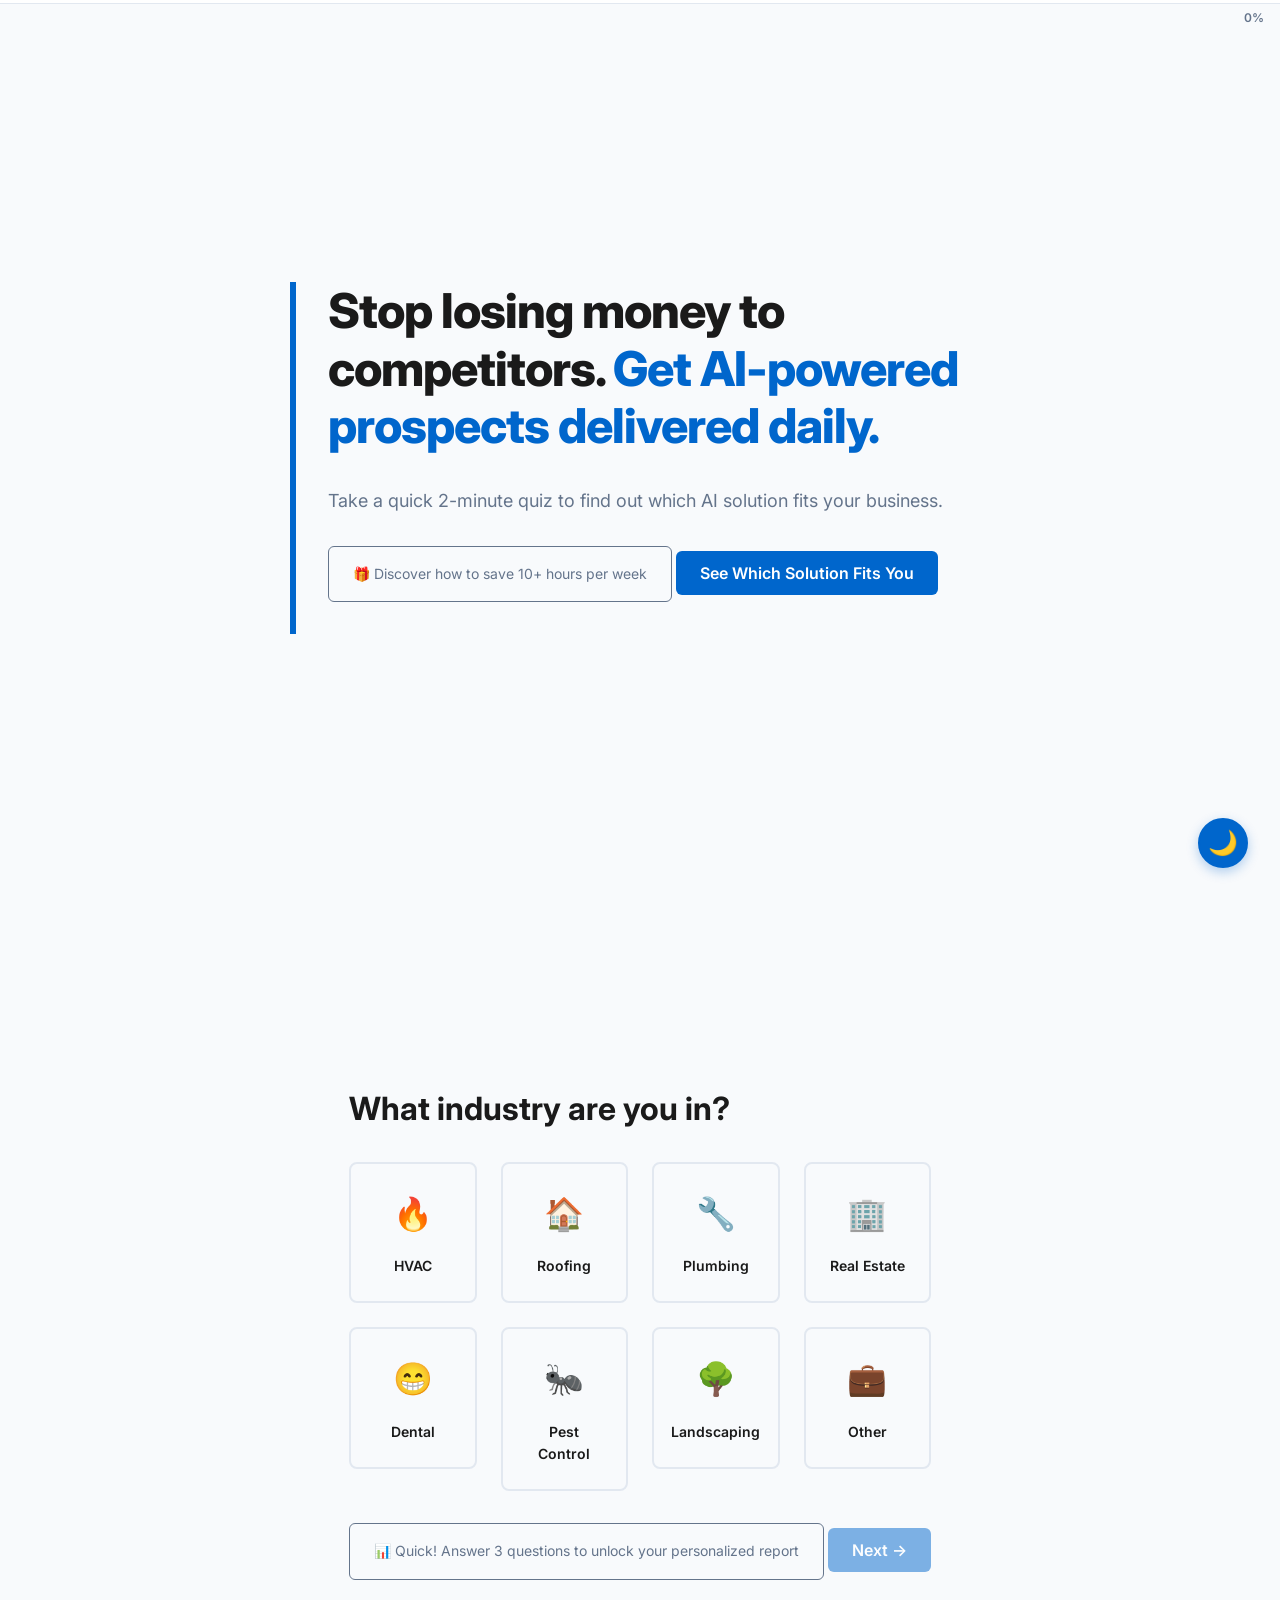
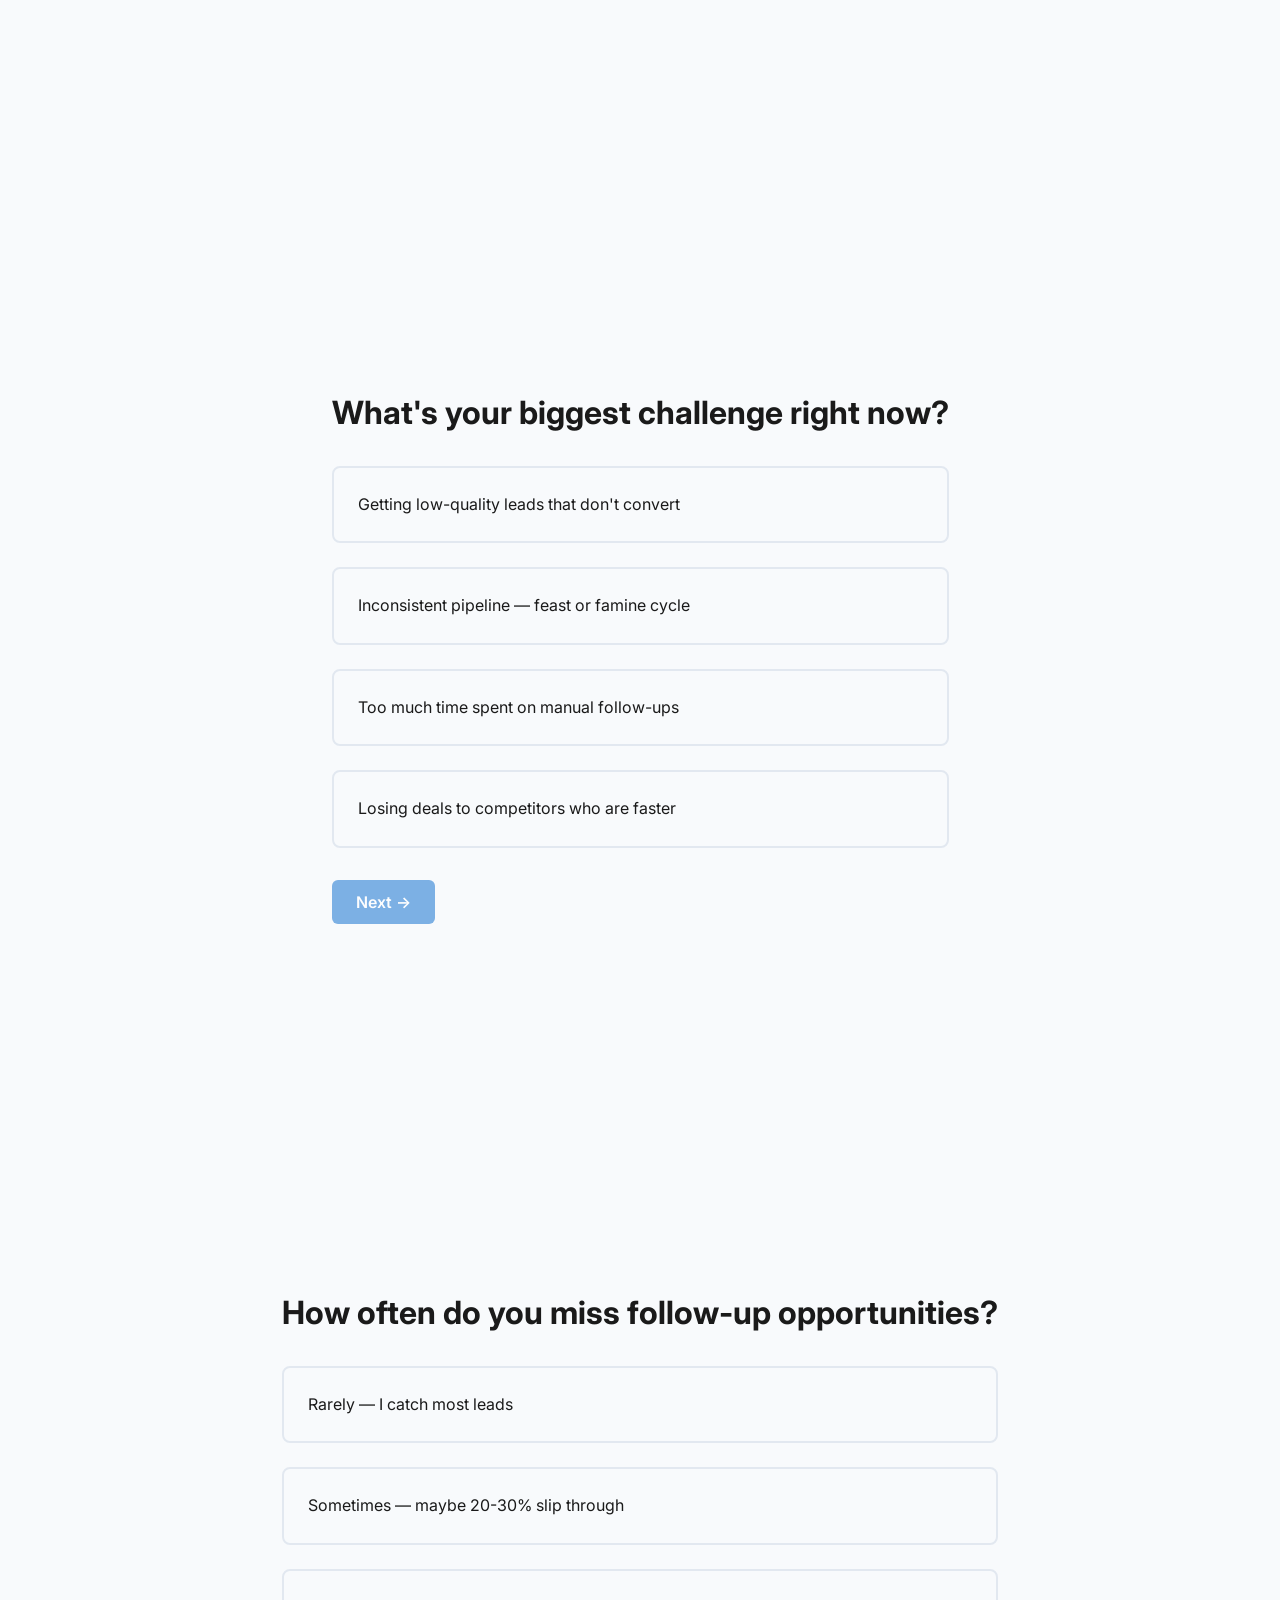
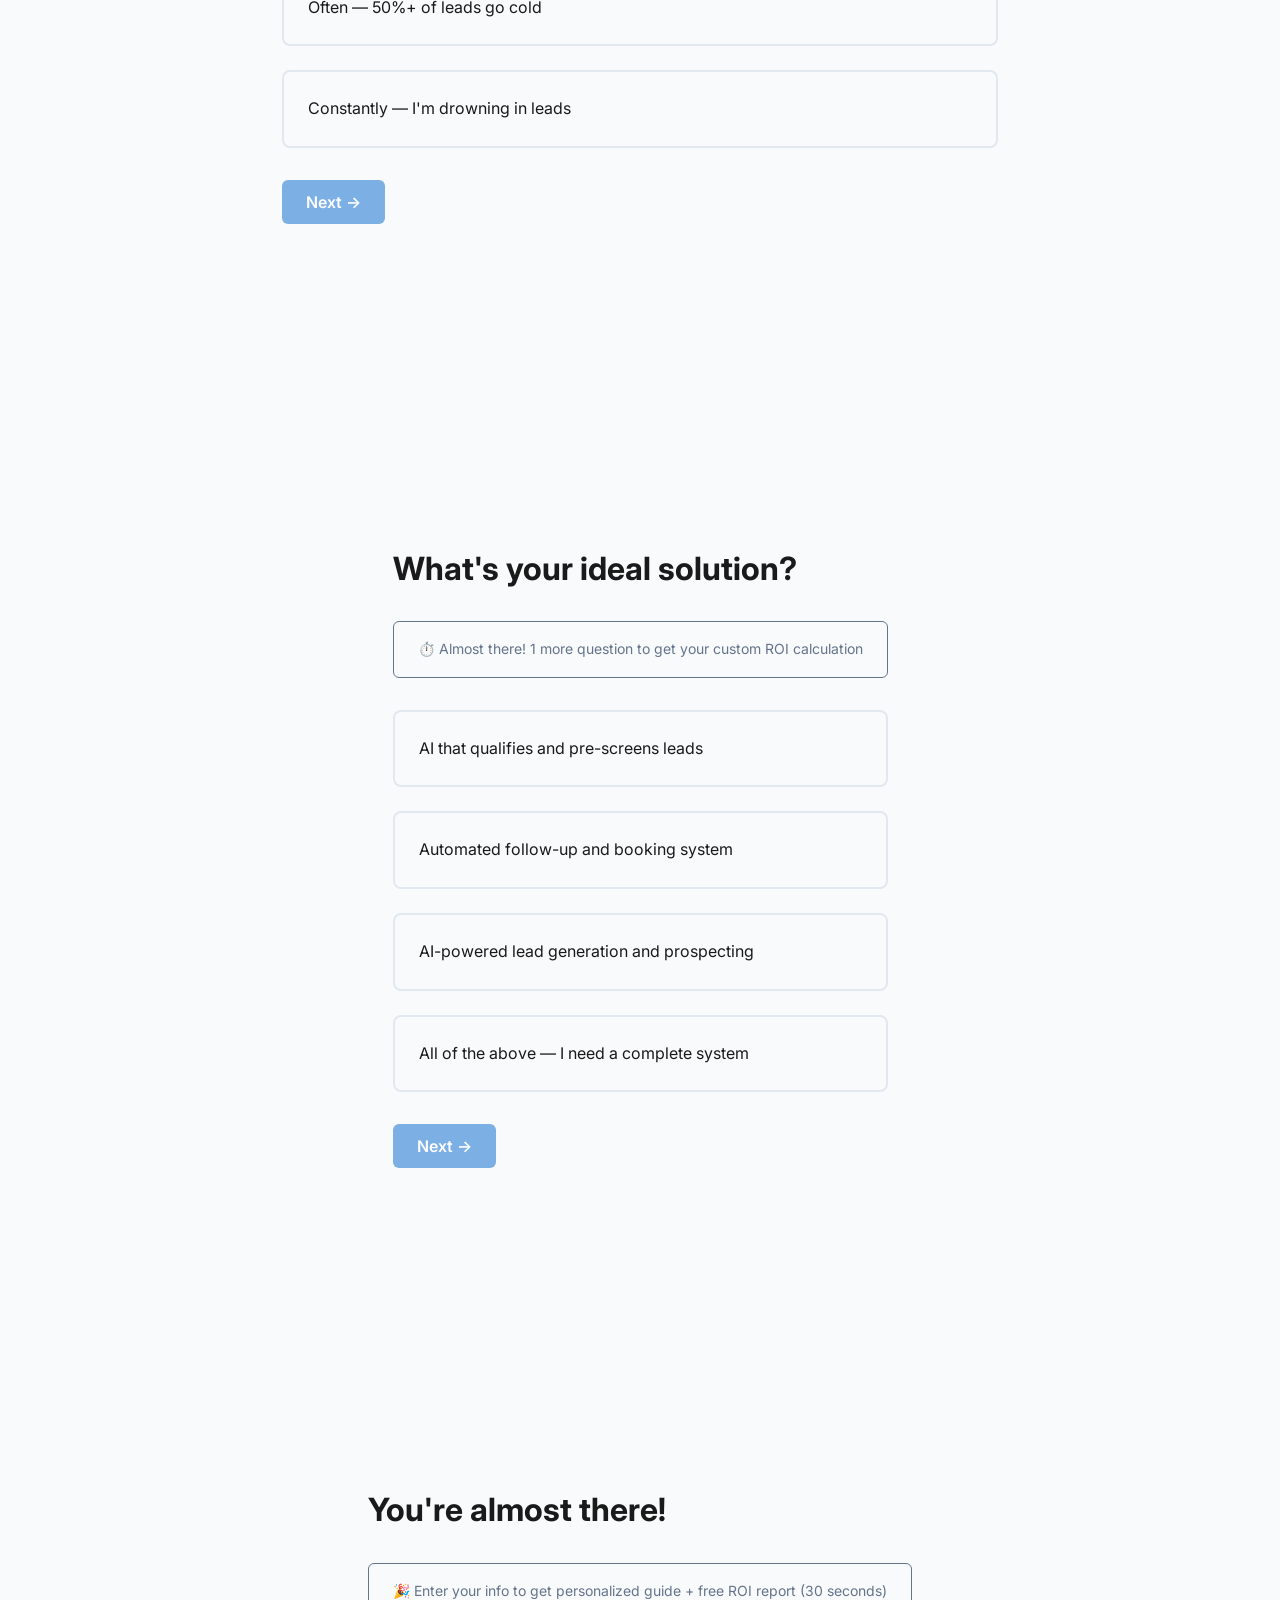
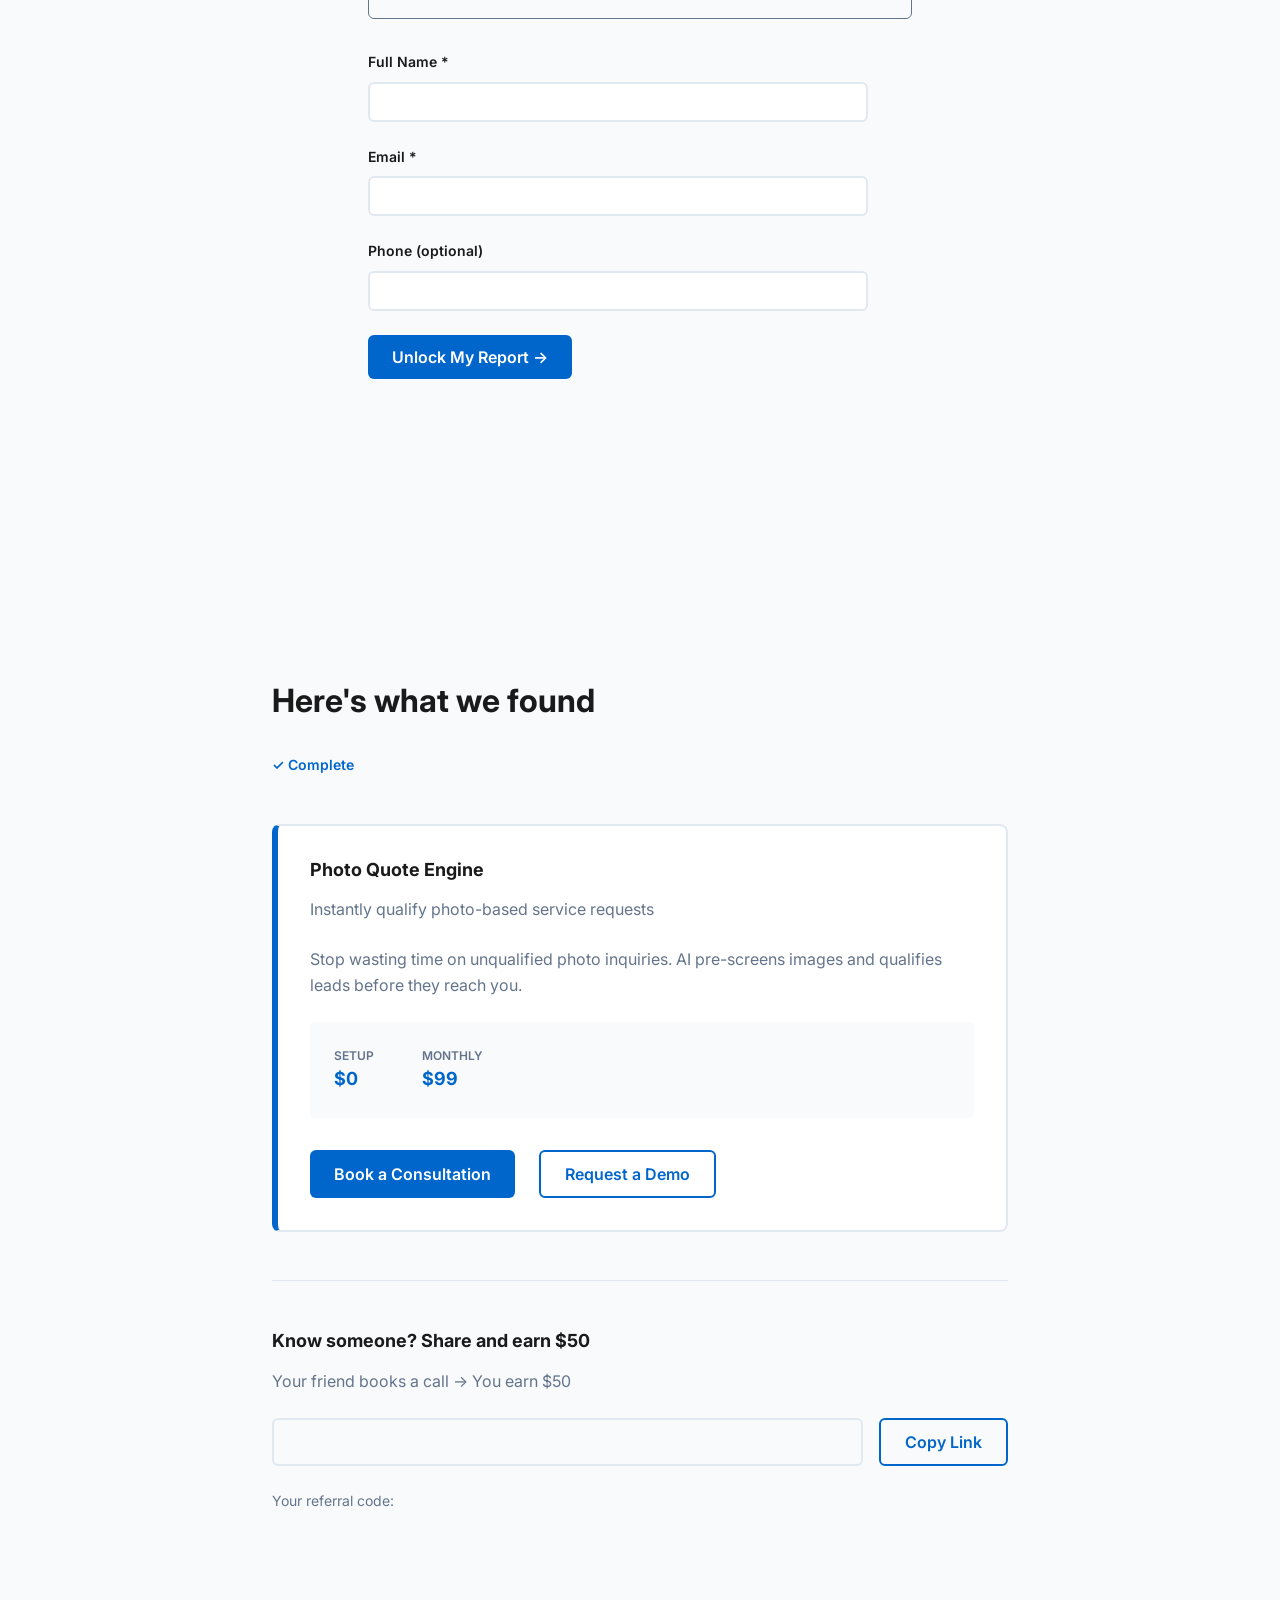
<file: landing-page/index.html>
<!DOCTYPE html>
<html lang="en">
<head>
    <meta charset="UTF-8">
    <meta name="viewport" content="width=device-width, initial-scale=1.0">
    <title>Stop Losing Money to Competitors | Pullupsell Partners</title>
    <meta name="description" content="AI lead qualification for local service businesses. Stop losing money to competitors. Get AI-powered prospects delivered daily.">

    <!-- Fonts -->
    <link rel="preconnect" href="https://fonts.googleapis.com">
    <link rel="preconnect" href="https://fonts.gstatic.com" crossorigin>
    <link href="https://fonts.googleapis.com/css2?family=Inter:wght@400;500;600;700;800&display=swap" rel="stylesheet">

    <!-- Styles -->
    <link rel="stylesheet" href="style.css">

    <!-- Google Analytics -->
    <script async src="https://www.googletagmanager.com/gtag/js?id=G-SYFJM3FXCE"></script>
    <script>
        window.dataLayer = window.dataLayer || [];
        function gtag(){dataLayer.push(arguments);}
        gtag('js', new Date());
        gtag('config', 'G-SYFJM3FXCE');
    </script>
</head>
<body>
    <div id="app">
        <!-- Progress Bar (Persistent) -->
        <div class="progress-container">
            <div class="progress-bar" id="progress-bar"></div>
            <div class="progress-label" id="progress-label">0%</div>
        </div>

        <!-- Hero Section -->
        <section id="hero-section" class="step active">
            <div class="container">
                <div class="hero-frame">
                    <h1 class="hero-headline">Stop losing money to competitors. <span class="highlight">Get AI-powered prospects delivered daily.</span></h1>
                    <p class="hero-subheading">Take a quick 2-minute quiz to find out which AI solution fits your business.</p>
                    <div class="incentive-badge">🎁 Discover how to save 10+ hours per week</div>
                    <button class="cta-primary" data-next="niche">See Which Solution Fits You</button>
                </div>
            </div>
        </section>

        <!-- Niche Selector Section -->
        <section id="niche-section" class="step">
            <div class="container">
                <h2 class="section-headline">What industry are you in?</h2>
                <div class="niche-grid">
                    <label class="niche-option">
                        <input type="radio" name="niche" value="hvac" />
                        <div class="niche-card">
                            <span class="niche-emoji">🔥</span>
                            <span class="niche-label">HVAC</span>
                        </div>
                    </label>
                    <label class="niche-option">
                        <input type="radio" name="niche" value="roofing" />
                        <div class="niche-card">
                            <span class="niche-emoji">🏠</span>
                            <span class="niche-label">Roofing</span>
                        </div>
                    </label>
                    <label class="niche-option">
                        <input type="radio" name="niche" value="plumbing" />
                        <div class="niche-card">
                            <span class="niche-emoji">🔧</span>
                            <span class="niche-label">Plumbing</span>
                        </div>
                    </label>
                    <label class="niche-option">
                        <input type="radio" name="niche" value="real-estate" />
                        <div class="niche-card">
                            <span class="niche-emoji">🏢</span>
                            <span class="niche-label">Real Estate</span>
                        </div>
                    </label>
                    <label class="niche-option">
                        <input type="radio" name="niche" value="dental" />
                        <div class="niche-card">
                            <span class="niche-emoji">😁</span>
                            <span class="niche-label">Dental</span>
                        </div>
                    </label>
                    <label class="niche-option">
                        <input type="radio" name="niche" value="pest-control" />
                        <div class="niche-card">
                            <span class="niche-emoji">🐜</span>
                            <span class="niche-label">Pest Control</span>
                        </div>
                    </label>
                    <label class="niche-option">
                        <input type="radio" name="niche" value="landscaping" />
                        <div class="niche-card">
                            <span class="niche-emoji">🌳</span>
                            <span class="niche-label">Landscaping</span>
                        </div>
                    </label>
                    <label class="niche-option">
                        <input type="radio" name="niche" value="other" />
                        <div class="niche-card">
                            <span class="niche-emoji">💼</span>
                            <span class="niche-label">Other</span>
                        </div>
                    </label>
                </div>
                <div class="incentive-badge">📊 Quick! Answer 3 questions to unlock your personalized report</div>
                <button class="cta-primary" data-next="quiz1" disabled>Next →</button>
            </div>
        </section>

        <!-- Quiz Section 1 -->
        <section id="quiz1-section" class="step quiz-section">
            <div class="container">
                <h2 class="section-headline">What's your biggest challenge right now?</h2>
                <div class="quiz-options">
                    <label class="quiz-option">
                        <input type="radio" name="quiz1" value="lead-quality" />
                        <div class="quiz-card">
                            <span class="option-text">Getting low-quality leads that don't convert</span>
                        </div>
                    </label>
                    <label class="quiz-option">
                        <input type="radio" name="quiz1" value="pipeline-consistency" />
                        <div class="quiz-card">
                            <span class="option-text">Inconsistent pipeline — feast or famine cycle</span>
                        </div>
                    </label>
                    <label class="quiz-option">
                        <input type="radio" name="quiz1" value="manual-follow-up" />
                        <div class="quiz-card">
                            <span class="option-text">Too much time spent on manual follow-ups</span>
                        </div>
                    </label>
                    <label class="quiz-option">
                        <input type="radio" name="quiz1" value="losing-to-competitors" />
                        <div class="quiz-card">
                            <span class="option-text">Losing deals to competitors who are faster</span>
                        </div>
                    </label>
                </div>
                <button class="cta-primary" data-next="quiz2" disabled>Next →</button>
            </div>
        </section>

        <!-- Quiz Section 2 -->
        <section id="quiz2-section" class="step quiz-section">
            <div class="container">
                <h2 class="section-headline">How often do you miss follow-up opportunities?</h2>
                <div class="quiz-options">
                    <label class="quiz-option">
                        <input type="radio" name="quiz2" value="rarely" />
                        <div class="quiz-card">
                            <span class="option-text">Rarely — I catch most leads</span>
                        </div>
                    </label>
                    <label class="quiz-option">
                        <input type="radio" name="quiz2" value="sometimes" />
                        <div class="quiz-card">
                            <span class="option-text">Sometimes — maybe 20-30% slip through</span>
                        </div>
                    </label>
                    <label class="quiz-option">
                        <input type="radio" name="quiz2" value="often" />
                        <div class="quiz-card">
                            <span class="option-text">Often — 50%+ of leads go cold</span>
                        </div>
                    </label>
                    <label class="quiz-option">
                        <input type="radio" name="quiz2" value="constantly" />
                        <div class="quiz-card">
                            <span class="option-text">Constantly — I'm drowning in leads</span>
                        </div>
                    </label>
                </div>
                <button class="cta-primary" data-next="quiz3" disabled>Next →</button>
            </div>
        </section>

        <!-- Quiz Section 3 -->
        <section id="quiz3-section" class="step quiz-section">
            <div class="container">
                <h2 class="section-headline">What's your ideal solution?</h2>
                <div class="incentive-badge">⏱️ Almost there! 1 more question to get your custom ROI calculation</div>
                <div class="quiz-options">
                    <label class="quiz-option">
                        <input type="radio" name="quiz3" value="qualified-leads" />
                        <div class="quiz-card">
                            <span class="option-text">AI that qualifies and pre-screens leads</span>
                        </div>
                    </label>
                    <label class="quiz-option">
                        <input type="radio" name="quiz3" value="booking-automation" />
                        <div class="quiz-card">
                            <span class="option-text">Automated follow-up and booking system</span>
                        </div>
                    </label>
                    <label class="quiz-option">
                        <input type="radio" name="quiz3" value="lead-generation" />
                        <div class="quiz-card">
                            <span class="option-text">AI-powered lead generation and prospecting</span>
                        </div>
                    </label>
                    <label class="quiz-option">
                        <input type="radio" name="quiz3" value="all-of-above" />
                        <div class="quiz-card">
                            <span class="option-text">All of the above — I need a complete system</span>
                        </div>
                    </label>
                </div>
                <button class="cta-primary" data-next="contact" disabled>Next →</button>
            </div>
        </section>

        <!-- Contact Capture Section -->
        <section id="contact-section" class="step">
            <div class="container">
                <h2 class="section-headline">You're almost there!</h2>
                <div class="incentive-badge">🎉 Enter your info to get personalized guide + free ROI report (30 seconds)</div>
                <form id="contact-form" class="contact-form">
                    <div class="form-group">
                        <label for="name">Full Name *</label>
                        <input type="text" id="name" name="name" required />
                    </div>
                    <div class="form-group">
                        <label for="email">Email *</label>
                        <input type="email" id="email" name="email" required />
                    </div>
                    <div class="form-group">
                        <label for="phone">Phone (optional)</label>
                        <input type="tel" id="phone" name="phone" />
                    </div>
                    <button type="submit" class="cta-primary">Unlock My Report →</button>
                </form>
            </div>
        </section>

        <!-- Results Section -->
        <section id="results-section" class="step">
            <div class="container">
                <div class="results-header">
                    <h2 class="section-headline" id="results-greeting">Here's what we found</h2>
                    <div class="progress-complete">✓ Complete</div>
                </div>

                <div class="product-recommendation">
                    <h3 id="product-name">Photo Quote Engine</h3>
                    <p id="product-tagline">Instantly qualify photo-based service requests</p>
                    <p id="product-description">Stop wasting time on unqualified photo inquiries. AI pre-screens images and qualifies leads before they reach you.</p>

                    <div class="pricing-info">
                        <div class="price-item">
                            <span class="price-label">Setup</span>
                            <span class="price-value" id="product-setup">$0</span>
                        </div>
                        <div class="price-item">
                            <span class="price-label">Monthly</span>
                            <span class="price-value" id="product-monthly">$99</span>
                        </div>
                    </div>

                    <div class="cta-group">
                        <button class="cta-primary" id="consultation-btn">Book a Consultation</button>
                        <button class="cta-secondary" id="demo-btn">Request a Demo</button>
                    </div>
                </div>

                <div class="referral-section">
                    <h3>Know someone? Share and earn $50</h3>
                    <p>Your friend books a call → You earn $50</p>
                    <div class="referral-code-display">
                        <input type="text" id="referral-link" readonly />
                        <button id="copy-referral-btn" class="cta-secondary">Copy Link</button>
                    </div>
                    <p class="referral-code-text">Your referral code: <strong id="referral-code"></strong></p>
                </div>
            </div>
        </section>

        <!-- Dark Mode Toggle -->
        <button id="dark-mode-toggle" class="dark-mode-toggle" title="Toggle dark mode" aria-label="Toggle dark mode">
            <span id="mode-icon">🌙</span>
        </button>
    </div>

    <script src="script.js"></script>
</body>
</html>
</file>
<file: landing-page/style.css>
/* Design Plan: Protective, Direct, Field-Optimized Landing Page */

:root {
  /* Color Tokens */
  --primary-blue: #0066cc;
  --primary-blue-dark: #0052a3;
  --secondary-purple: #7c3aed;
  --dark-base: #0f1419;
  --light-base: #f8fafc;
  --text-dark: #1a1a1a;
  --text-light: #f2f4f8;
  --text-secondary: #64748b;
  --text-secondary-dark: #cbd5e1;

  /* Dark Mode (Default) */
  --bg-primary: #0f1419;
  --bg-secondary: #1a202c;
  --text-primary: #f2f4f8;
  --text-secondary-current: #cbd5e1;
  --border-color: #334155;

  /* Typography */
  --font-base: 'Inter', -apple-system, BlinkMacSystemFont, 'Segoe UI', sans-serif;
  --font-size-base: 16px;
  --font-size-lg: 18px;
  --font-size-xl: 32px;
  --font-size-2xl: 48px;
  --line-height-normal: 1.6;
  --line-height-tight: 1.3;

  /* Spacing */
  --space-xs: 0.5rem;
  --space-sm: 1rem;
  --space-md: 1.5rem;
  --space-lg: 2rem;
  --space-xl: 3rem;
  --space-2xl: 4rem;

  /* Motion */
  --transition-fast: 150ms ease-out;
  --transition-normal: 300ms ease-out;
}

@media (prefers-color-scheme: light) {
  :root {
    --bg-primary: #f8fafc;
    --bg-secondary: #ffffff;
    --text-primary: #1a1a1a;
    --text-secondary-current: #64748b;
    --border-color: #e2e8f0;
  }
}

[data-theme="light"] {
  --bg-primary: #f8fafc;
  --bg-secondary: #ffffff;
  --text-primary: #1a1a1a;
  --text-secondary-current: #64748b;
  --border-color: #e2e8f0;
}

[data-theme="dark"] {
  --bg-primary: #0f1419;
  --bg-secondary: #1a202c;
  --text-primary: #f2f4f8;
  --text-secondary-current: #cbd5e1;
  --border-color: #334155;
}

/* ===== RESET ===== */
* {
  margin: 0;
  padding: 0;
  box-sizing: border-box;
}

html {
  scroll-behavior: smooth;
}

body {
  font-family: var(--font-base);
  font-size: var(--font-size-base);
  line-height: var(--line-height-normal);
  background-color: var(--bg-primary);
  color: var(--text-primary);
  -webkit-font-smoothing: antialiased;
  -moz-osx-font-smoothing: grayscale;
}

/* ===== TYPOGRAPHY ===== */
h1, h2, h3, h4, h5, h6 {
  line-height: var(--line-height-tight);
  font-weight: 700;
  margin-bottom: var(--space-md);
}

.hero-headline {
  font-size: var(--font-size-2xl);
  font-weight: 800;
  line-height: 1.2;
  margin-bottom: var(--space-lg);
  letter-spacing: -1px;
}

.hero-headline .highlight {
  color: var(--primary-blue);
  display: inline;
}

.section-headline {
  font-size: var(--font-size-xl);
  font-weight: 700;
  margin-bottom: var(--space-lg);
}

/* ===== LAYOUT ===== */
#app {
  min-height: 100vh;
  position: relative;
}

.container {
  max-width: 800px;
  margin: 0 auto;
  padding: var(--space-lg);
}

.step {
  display: none;
  opacity: 0;
  animation: fadeIn var(--transition-normal) forwards;
  min-height: 100vh;
  padding: var(--space-xl) var(--space-lg);
  display: flex;
  align-items: center;
  justify-content: center;
}

.step.active {
  display: flex;
  opacity: 1;
}

@keyframes fadeIn {
  from {
    opacity: 0;
    transform: translateY(10px);
  }
  to {
    opacity: 1;
    transform: translateY(0);
  }
}

/* ===== PROGRESS BAR ===== */
.progress-container {
  position: fixed;
  top: 0;
  left: 0;
  right: 0;
  height: 4px;
  background-color: var(--bg-secondary);
  z-index: 100;
  border-bottom: 1px solid var(--border-color);
}

.progress-bar {
  height: 100%;
  background: linear-gradient(90deg, var(--primary-blue), var(--secondary-purple));
  width: 0%;
  transition: width var(--transition-normal);
  box-shadow: 0 0 10px rgba(0, 102, 204, 0.4);
}

.progress-label {
  position: fixed;
  top: 8px;
  right: 16px;
  font-size: 12px;
  font-weight: 600;
  color: var(--text-secondary-current);
  z-index: 101;
}

/* ===== HERO SECTION ===== */
#hero-section {
  padding-top: var(--space-2xl);
}

.hero-frame {
  border-left: 6px solid var(--primary-blue);
  padding-left: var(--space-lg);
  max-width: 700px;
}

.hero-subheading {
  font-size: var(--font-size-lg);
  color: var(--text-secondary-current);
  margin-bottom: var(--space-lg);
  line-height: 1.5;
  max-width: 65ch;
}

/* ===== INCENTIVE BADGE ===== */
.incentive-badge {
  background-color: var(--bg-secondary);
  border: 1px solid var(--border-color);
  border-radius: 6px;
  padding: var(--space-sm) var(--space-md);
  font-size: 14px;
  color: var(--text-secondary-current);
  margin-bottom: var(--space-lg);
  display: inline-block;
}

/* ===== BUTTONS ===== */
.cta-primary,
.cta-secondary {
  font-family: var(--font-base);
  font-size: var(--font-size-base);
  font-weight: 600;
  border: none;
  border-radius: 6px;
  padding: 12px 24px;
  cursor: pointer;
  transition: var(--transition-fast);
  text-align: center;
  display: inline-block;
}

.cta-primary {
  background-color: var(--primary-blue);
  color: white;
}

.cta-primary:hover:not(:disabled) {
  background-color: var(--primary-blue-dark);
  transform: translateY(-2px);
  box-shadow: 0 8px 16px rgba(0, 102, 204, 0.3);
}

.cta-primary:disabled {
  opacity: 0.5;
  cursor: not-allowed;
}

.cta-secondary {
  background-color: transparent;
  color: var(--primary-blue);
  border: 2px solid var(--primary-blue);
}

.cta-secondary:hover {
  background-color: var(--primary-blue);
  color: white;
}

/* ===== NICHE SELECTOR ===== */
.niche-grid {
  display: grid;
  grid-template-columns: repeat(auto-fit, minmax(100px, 1fr));
  gap: var(--space-md);
  margin-bottom: var(--space-lg);
}

.niche-option {
  cursor: pointer;
}

.niche-card {
  display: flex;
  flex-direction: column;
  align-items: center;
  justify-content: center;
  gap: var(--space-sm);
  padding: var(--space-md);
  border: 2px solid var(--border-color);
  border-radius: 8px;
  background-color: var(--bg-secondary);
  transition: var(--transition-fast);
  text-align: center;
}

.niche-option input {
  display: none;
}

.niche-option input:checked ~ .niche-card {
  border-color: var(--primary-blue);
  background-color: var(--bg-primary);
  box-shadow: 0 0 0 3px rgba(0, 102, 204, 0.2);
}

.niche-card:hover {
  border-color: var(--primary-blue);
  transform: scale(1.05);
}

.niche-emoji {
  font-size: 32px;
}

.niche-label {
  font-size: 14px;
  font-weight: 600;
  color: var(--text-primary);
}

/* ===== QUIZ SECTION ===== */
.quiz-section {
  padding-top: var(--space-2xl);
}

.quiz-options {
  display: flex;
  flex-direction: column;
  gap: var(--space-md);
  margin-bottom: var(--space-lg);
}

.quiz-option {
  cursor: pointer;
}

.quiz-option input {
  display: none;
}

.quiz-card {
  border: 2px solid var(--border-color);
  border-radius: 8px;
  padding: var(--space-md);
  background-color: var(--bg-secondary);
  transition: var(--transition-fast);
  cursor: pointer;
}

.quiz-option input:checked ~ .quiz-card {
  border-color: var(--primary-blue);
  background-color: var(--bg-primary);
  box-shadow: inset 0 0 0 1px var(--primary-blue);
}

.quiz-card:hover {
  border-color: var(--primary-blue);
  transform: translateX(4px);
}

.option-text {
  font-size: var(--font-size-base);
  color: var(--text-primary);
}

/* ===== CONTACT FORM ===== */
.contact-form {
  max-width: 500px;
  margin-bottom: var(--space-lg);
}

.form-group {
  margin-bottom: var(--space-md);
  display: flex;
  flex-direction: column;
}

.form-group label {
  font-weight: 600;
  margin-bottom: var(--space-xs);
  font-size: 14px;
}

.form-group input {
  padding: 10px var(--space-sm);
  border: 2px solid var(--border-color);
  border-radius: 6px;
  background-color: var(--bg-secondary);
  color: var(--text-primary);
  font-family: var(--font-base);
  transition: var(--transition-fast);
}

.form-group input:focus {
  outline: none;
  border-color: var(--primary-blue);
  box-shadow: 0 0 0 3px rgba(0, 102, 204, 0.2);
}

/* ===== RESULTS SECTION ===== */
.results-header {
  margin-bottom: var(--space-xl);
}

.progress-complete {
  font-size: 14px;
  color: var(--primary-blue);
  font-weight: 600;
  margin-top: var(--space-sm);
}

.product-recommendation {
  background-color: var(--bg-secondary);
  border: 2px solid var(--border-color);
  border-left: 6px solid var(--primary-blue);
  border-radius: 8px;
  padding: var(--space-lg);
  margin-bottom: var(--space-xl);
}

.product-recommendation h3 {
  font-size: var(--font-size-lg);
  margin-bottom: var(--space-sm);
}

.product-recommendation p {
  color: var(--text-secondary-current);
  margin-bottom: var(--space-md);
  line-height: 1.6;
}

.pricing-info {
  display: flex;
  gap: var(--space-xl);
  margin-bottom: var(--space-lg);
  padding: var(--space-md);
  background-color: var(--bg-primary);
  border-radius: 6px;
}

.price-item {
  display: flex;
  flex-direction: column;
}

.price-label {
  font-size: 12px;
  color: var(--text-secondary-current);
  text-transform: uppercase;
  font-weight: 600;
}

.price-value {
  font-size: var(--font-size-lg);
  font-weight: 700;
  color: var(--primary-blue);
}

.cta-group {
  display: flex;
  gap: var(--space-md);
  flex-wrap: wrap;
}

/* ===== REFERRAL SECTION ===== */
.referral-section {
  margin-top: var(--space-xl);
  padding-top: var(--space-xl);
  border-top: 1px solid var(--border-color);
}

.referral-section h3 {
  font-size: var(--font-size-lg);
  margin-bottom: var(--space-sm);
}

.referral-section p {
  color: var(--text-secondary-current);
  margin-bottom: var(--space-md);
}

.referral-code-display {
  display: flex;
  gap: var(--space-sm);
  margin-bottom: var(--space-md);
}

.referral-code-display input {
  flex: 1;
  padding: 10px var(--space-sm);
  border: 2px solid var(--border-color);
  border-radius: 6px;
  background-color: var(--bg-primary);
  color: var(--text-primary);
  font-family: 'Monaco', monospace;
  font-size: 14px;
}

.referral-code-text {
  font-size: 14px;
  color: var(--text-secondary-current);
}

/* ===== DARK MODE TOGGLE ===== */
.dark-mode-toggle {
  position: fixed;
  bottom: 2rem;
  right: 2rem;
  width: 50px;
  height: 50px;
  border-radius: 50%;
  border: 2px solid var(--primary-blue);
  background-color: var(--primary-blue);
  color: white;
  font-size: 24px;
  cursor: pointer;
  transition: var(--transition-fast);
  display: flex;
  align-items: center;
  justify-content: center;
  z-index: 99;
  box-shadow: 0 4px 12px rgba(0, 102, 204, 0.3);
}

.dark-mode-toggle:hover {
  transform: scale(1.1);
  box-shadow: 0 6px 16px rgba(0, 102, 204, 0.5);
}

/* ===== ACCESSIBILITY ===== */
input[type="radio"]:focus ~ label,
input[type="text"]:focus,
input[type="email"]:focus,
input[type="tel"]:focus,
button:focus {
  outline: 2px solid var(--primary-blue);
  outline-offset: 2px;
}

@media (prefers-reduced-motion: reduce) {
  * {
    animation-duration: 0.01ms !important;
    animation-iteration-count: 1 !important;
    transition-duration: 0.01ms !important;
  }
}

/* ===== MOBILE RESPONSIVE ===== */
@media (max-width: 768px) {
  .container {
    padding: var(--space-md);
  }

  .step {
    padding: var(--space-lg) var(--space-md);
    min-height: auto;
  }

  .hero-headline {
    font-size: 32px;
  }

  .section-headline {
    font-size: 24px;
  }

  .niche-grid {
    grid-template-columns: repeat(2, 1fr);
  }

  .hero-frame {
    border-left: 4px solid var(--primary-blue);
    padding-left: var(--space-md);
  }

  .cta-group {
    flex-direction: column;
  }

  .cta-primary,
  .cta-secondary {
    width: 100%;
  }

  .referral-code-display {
    flex-direction: column;
  }

  .referral-code-display input {
    width: 100%;
  }

  .dark-mode-toggle {
    bottom: 1rem;
    right: 1rem;
    width: 44px;
    height: 44px;
    font-size: 20px;
  }
}

/* ===== LIGHT MODE ADJUSTMENTS ===== */
@media (prefers-color-scheme: light) {
  .incentive-badge {
    background-color: var(--light-base);
    border-color: var(--text-secondary);
  }

  .niche-card,
  .quiz-card {
    background-color: var(--light-base);
  }
}
</file>
